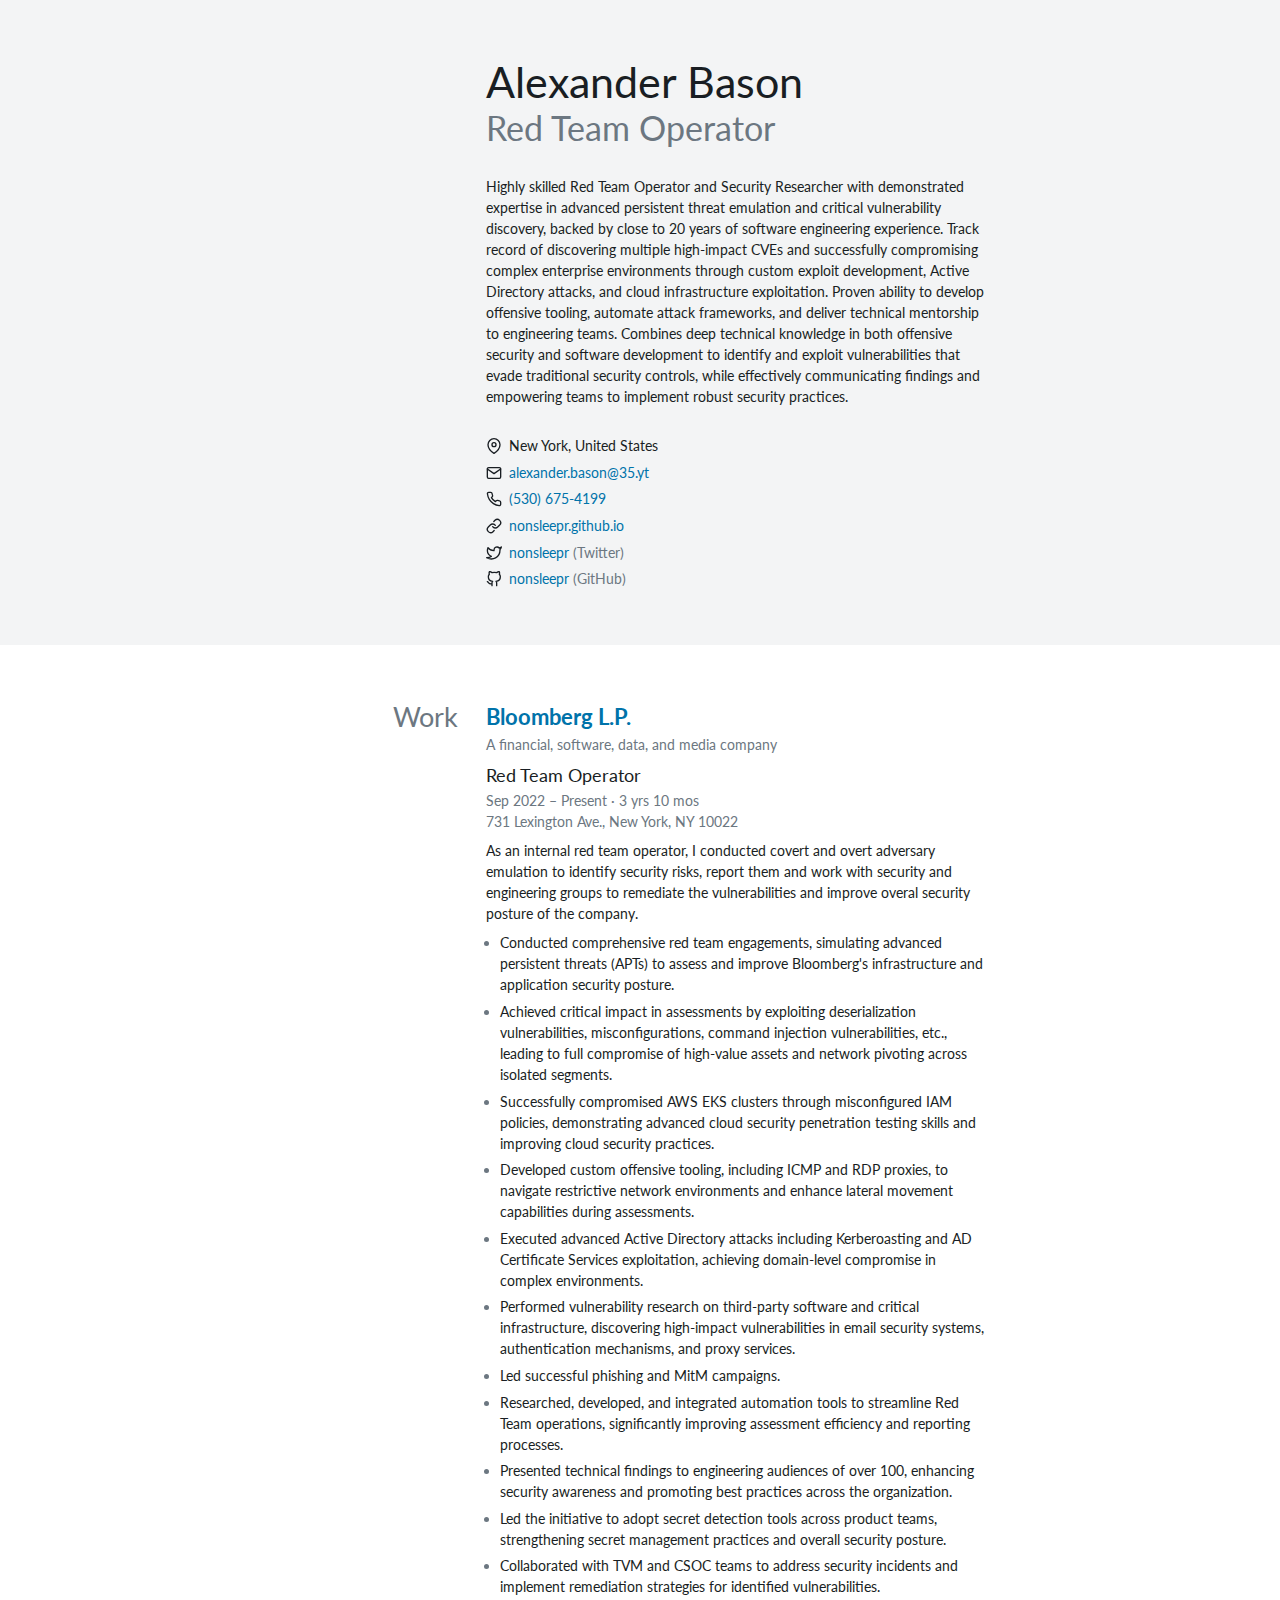
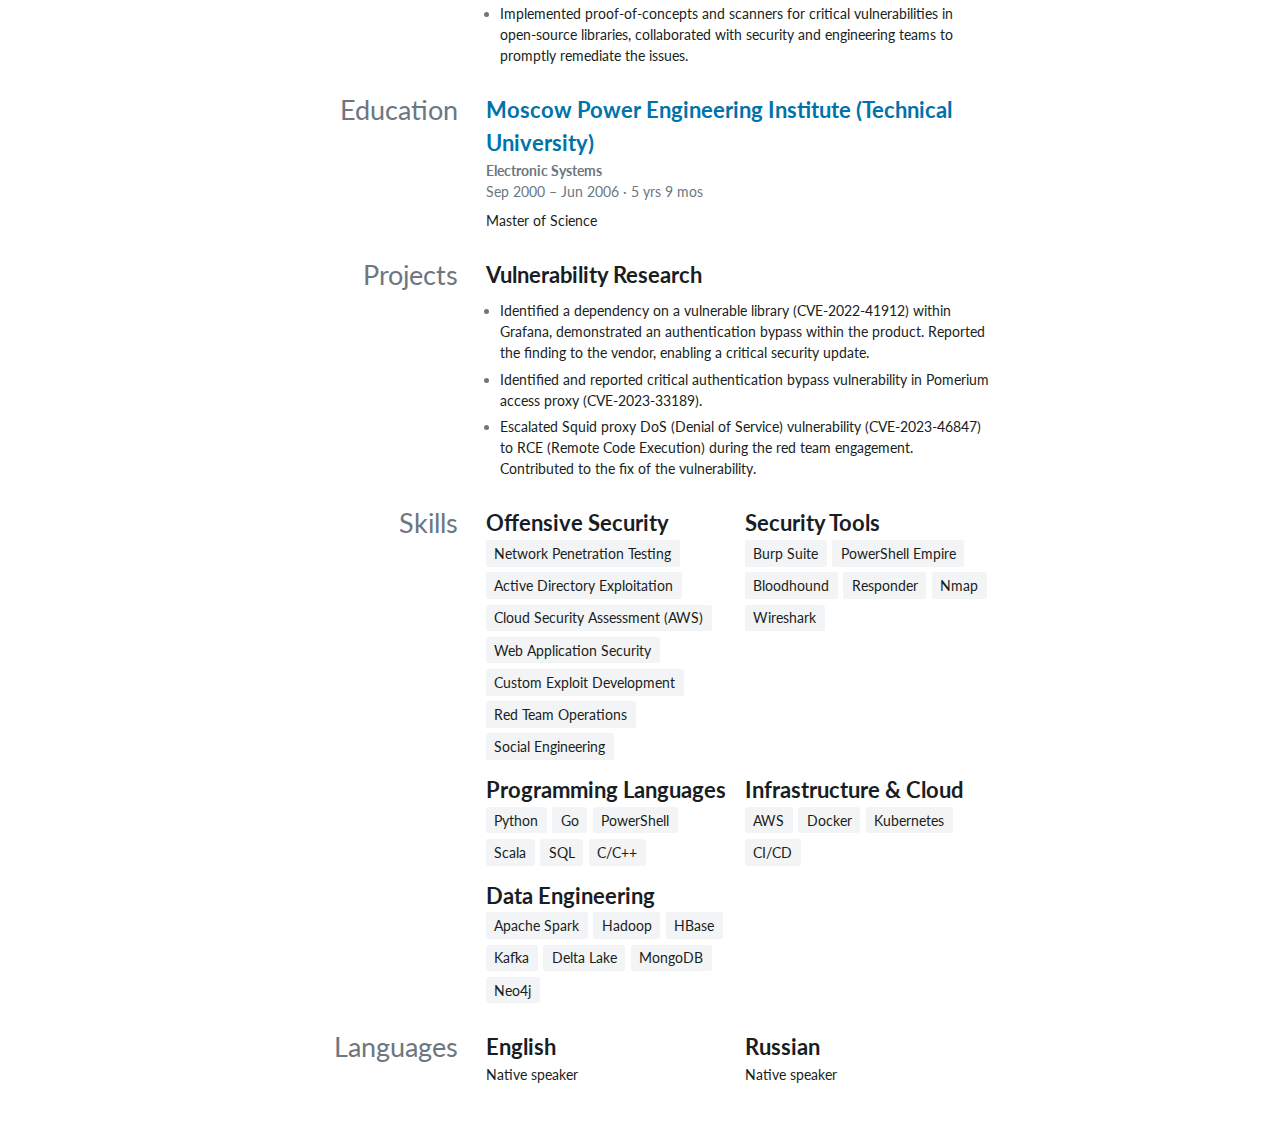
<file: Resume.html>
<!doctype html>
    <html lang="en" style="">
      <head>
        <meta charset="utf-8" />
        
    <title>Alexander Bason</title>
    <meta name="description" content="Highly skilled Red Team Operator and Security Researcher with demonstrated
expertise in advanced persistent threat emulation and critical
vulnerability discovery, backed by close to 20 years of software
engineering experience. Track record of discovering multiple high-impact
CVEs and successfully compromising complex enterprise environments through
custom exploit development, Active Directory attacks, and cloud
infrastructure exploitation. Proven ability to develop offensive tooling,
automate attack frameworks, and deliver technical mentorship to engineering
teams. Combines deep technical knowledge in both offensive security and
software development to identify and exploit vulnerabilities that evade
traditional security controls, while effectively communicating findings and
empowering teams to implement robust security practices." />
  
        <meta name="viewport" content="width=device-width, initial-scale=1" />
        <link rel="stylesheet" href="https://fonts.googleapis.com/css?family=Lato:400,700&display=swap" />
        <style>
          :root{color-scheme:light dark;--color-background-light: #ffffff;--color-dimmed-light: #f3f4f5;--color-primary-light: #191e23;--color-secondary-light: #6c7781;--color-accent-light: #0073aa;--color-background-dark: #191e23;--color-dimmed-dark: #23282d;--color-primary-dark: #fbfbfc;--color-secondary-dark: #ccd0d4;--color-accent-dark: #00a0d2;--color-background: var(--color-background-light);--color-dimmed: var(--color-dimmed-light);--color-primary: var(--color-primary-light);--color-secondary: var(--color-secondary-light);--color-accent: var(--color-accent-light);--scale-ratio: 1.25;--scale0: 1rem;--scale1: calc(var(--scale0) * var(--scale-ratio));--scale2: calc(var(--scale1) * var(--scale-ratio));--scale3: calc(var(--scale2) * var(--scale-ratio));--scale4: calc(var(--scale3) * var(--scale-ratio));--scale5: calc(var(--scale4) * var(--scale-ratio))}@media (prefers-color-scheme: dark){:root{--color-background: var(--color-background-dark);--color-dimmed: var(--color-dimmed-dark);--color-primary: var(--color-primary-dark);--color-secondary: var(--color-secondary-dark);--color-accent: var(--color-accent-dark)}}*{box-sizing:border-box;margin:0;padding:0}html{font-size:14px}body{background:var(--color-background);color:var(--color-primary);display:grid;font:1em/1.5 Lato,sans-serif;gap:2em;grid-template-columns:[full-start] 1fr [main-start side-start] minmax(min-content,12em) [side-end content-start] minmax(min-content,36em) [main-end content-end] 1fr [full-end];grid-template-rows:auto [content] 0;margin-bottom:4em}body:before{content:"";grid-column:full;grid-row:content}ol,ul{padding-left:1em}:not(.icon-list,.tag-list)>li+li{margin-top:.4em}li::marker,.network{color:var(--color-secondary)}a{color:var(--color-accent);text-decoration:none}a:focus,a:hover{text-decoration:underline}h1,h2,h3,h5{font-weight:400}h1,h2,h3{line-height:1.2}h1{font-size:var(--scale5)}h2{color:var(--color-secondary);font-size:var(--scale4)}h3{color:var(--color-secondary);font-size:var(--scale3);grid-column:side;margin-bottom:1rem}h4{font-size:var(--scale2)}h5{font-size:var(--scale1)}h6{font-size:var(--scale0)}blockquote{border-left:.2em solid var(--color-dimmed);padding-left:1em}cite{color:var(--color-secondary);font-style:inherit}cite:before{content:"— "}svg{margin-right:.2em;vertical-align:text-bottom}.masthead{background:var(--color-dimmed);display:inherit;gap:inherit;grid-column:full;grid-template-columns:inherit;padding:4em 0;text-align:center}.masthead>*,section{grid-column:main}.masthead>img{border:4px solid;border-radius:50%;margin:0 auto;max-width:12em}article>*+*,blockquote>*+*,.timeline>div>*+*{margin-top:.6em}.meta{color:var(--color-secondary)}.stack{display:grid;gap:1.5em}.icon-list{display:flex;flex-wrap:wrap;gap:.4em 1em;justify-content:center;list-style:none;padding:0}.grid-list{display:grid;gap:1em}.tag-list{display:flex;flex-wrap:wrap;gap:.4em;list-style:none;padding:0}.tag-list>li{background:var(--color-dimmed);border-radius:.2em;padding:.2em .6em}.timeline>div{position:relative}.timeline>div:not(:last-child){padding-bottom:1rem}.timeline>div:not(:last-child):before{content:"";position:absolute;top:1rem;left:-15px;width:2px;height:100%;background:var(--color-secondary)}.timeline>div:not(:only-child):after{content:"";position:absolute;top:.6rem;left:-20px;width:8px;height:8px;background:var(--color-secondary);border:2px solid var(--color-background);border-radius:50%}@media print,(min-width: 48em){h3{text-align:right;margin-bottom:inherit}.masthead{text-align:inherit}.masthead>*,section{grid-column:content}.masthead img{grid-column:side;grid-row:span 2;max-width:100%}section{display:contents}.icon-list{flex-direction:column}.grid-list{grid-template-columns:repeat(auto-fit,minmax(calc((100% - 1em)/2),1fr))}}@media print{.duration{display:none}}
        </style>
        <script type="module">
          const pluralize = (num, str) => `${num} ${num === 1 ? str : str.concat('s')}`

class TimeDuration extends HTMLElement {
  connectedCallback() {
    const [from, to] = this.querySelectorAll('time')
    if (!from) return

    const startDate = new Date(from.dateTime || from.textContent)
    const endDate = new Date(to ? to.dateTime || to.textContent : Date.now())
    const diffDate = new Date(endDate - startDate)

    const years = diffDate.getFullYear() - 1970
    const months = diffDate.getMonth()
    const days = diffDate.getDate() - 1

    const segments = [
      years && pluralize(years, 'yr'),
      months && pluralize(months, 'mo'),
      days && !years && !months && pluralize(days, 'day'),
    ].filter(Boolean)
    if (!segments.length) return

    const duration = document.createElement('time')
    duration.classList.add('duration')
    duration.textContent = '· '.concat(segments.join(' '))

    this.append(' ', duration)
  }
}

customElements.define('time-duration', TimeDuration)

        </script>
      </head>
      <body>
        
    <header class="masthead">
      
      <div><h1>Alexander Bason</h1> <h2>Red Team Operator</h2></div>
      <article><p>Highly skilled Red Team Operator and Security Researcher with demonstrated
expertise in advanced persistent threat emulation and critical
vulnerability discovery, backed by close to 20 years of software
engineering experience. Track record of discovering multiple high-impact
CVEs and successfully compromising complex enterprise environments through
custom exploit development, Active Directory attacks, and cloud
infrastructure exploitation. Proven ability to develop offensive tooling,
automate attack frameworks, and deliver technical mentorship to engineering
teams. Combines deep technical knowledge in both offensive security and
software development to identify and exploit vulnerabilities that evade
traditional security controls, while effectively communicating findings and
empowering teams to implement robust security practices.</p></article>
      <ul class="icon-list">
        
          <li>
            <svg xmlns="http://www.w3.org/2000/svg" width="16" height="16" viewBox="0 0 24 24" fill="none" stroke="currentColor" stroke-width="2" stroke-linecap="round" stroke-linejoin="round" class="feather feather-map-pin"><path d="M21 10c0 7-9 13-9 13s-9-6-9-13a9 9 0 0 1 18 0z"></path><circle cx="12" cy="10" r="3"></circle></svg> New York, United States
          </li>
        
        
          <li>
            <svg xmlns="http://www.w3.org/2000/svg" width="16" height="16" viewBox="0 0 24 24" fill="none" stroke="currentColor" stroke-width="2" stroke-linecap="round" stroke-linejoin="round" class="feather feather-mail"><path d="M4 4h16c1.1 0 2 .9 2 2v12c0 1.1-.9 2-2 2H4c-1.1 0-2-.9-2-2V6c0-1.1.9-2 2-2z"></path><polyline points="22,6 12,13 2,6"></polyline></svg>
            <a href="mailto:alexander.bason@35.yt">alexander.bason@35.yt</a>
          </li>
        
        
          <li>
            <svg xmlns="http://www.w3.org/2000/svg" width="16" height="16" viewBox="0 0 24 24" fill="none" stroke="currentColor" stroke-width="2" stroke-linecap="round" stroke-linejoin="round" class="feather feather-phone"><path d="M22 16.92v3a2 2 0 0 1-2.18 2 19.79 19.79 0 0 1-8.63-3.07 19.5 19.5 0 0 1-6-6 19.79 19.79 0 0 1-3.07-8.67A2 2 0 0 1 4.11 2h3a2 2 0 0 1 2 1.72 12.84 12.84 0 0 0 .7 2.81 2 2 0 0 1-.45 2.11L8.09 9.91a16 16 0 0 0 6 6l1.27-1.27a2 2 0 0 1 2.11-.45 12.84 12.84 0 0 0 2.81.7A2 2 0 0 1 22 16.92z"></path></svg>
            <a href="tel:(530)675-4199">(530) 675-4199</a>
          </li>
        
        <li><svg xmlns="http://www.w3.org/2000/svg" width="16" height="16" viewBox="0 0 24 24" fill="none" stroke="currentColor" stroke-width="2" stroke-linecap="round" stroke-linejoin="round" class="feather feather-link"><path d="M10 13a5 5 0 0 0 7.54.54l3-3a5 5 0 0 0-7.07-7.07l-1.72 1.71"></path><path d="M14 11a5 5 0 0 0-7.54-.54l-3 3a5 5 0 0 0 7.07 7.07l1.71-1.71"></path></svg> <a href="https://nonsleepr.github.io/">nonsleepr.github.io</a></li>
        
            <li>
              <svg xmlns="http://www.w3.org/2000/svg" width="16" height="16" viewBox="0 0 24 24" fill="none" stroke="currentColor" stroke-width="2" stroke-linecap="round" stroke-linejoin="round" class="feather feather-twitter"><path d="M23 3a10.9 10.9 0 0 1-3.14 1.53 4.48 4.48 0 0 0-7.86 3v1A10.66 10.66 0 0 1 3 4s-4 9 5 13a11.64 11.64 0 0 1-7 2c9 5 20 0 20-11.5a4.5 4.5 0 0 0-.08-.83A7.72 7.72 0 0 0 23 3z"></path></svg> <a href="https://www.twitter.com/nonsleepr">nonsleepr</a>
              <span class="network">(Twitter)</span>
            </li>
          
            <li>
              <svg xmlns="http://www.w3.org/2000/svg" width="16" height="16" viewBox="0 0 24 24" fill="none" stroke="currentColor" stroke-width="2" stroke-linecap="round" stroke-linejoin="round" class="feather feather-github"><path d="M9 19c-5 1.5-5-2.5-7-3m14 6v-3.87a3.37 3.37 0 0 0-.94-2.61c3.14-.35 6.44-1.54 6.44-7A5.44 5.44 0 0 0 20 4.77 5.07 5.07 0 0 0 19.91 1S18.73.65 16 2.48a13.38 13.38 0 0 0-7 0C6.27.65 5.09 1 5.09 1A5.07 5.07 0 0 0 5 4.77a5.44 5.44 0 0 0-1.5 3.78c0 5.42 3.3 6.61 6.44 7A3.37 3.37 0 0 0 9 18.13V22"></path></svg> <a href="https://github.com/nonsleepr">nonsleepr</a>
              <span class="network">(GitHub)</span>
            </li>
          
      </ul>
    </header>
   
      <section id="work">
        <h3>Work</h3>
        <div class="stack">
          
              <article>
                <header>
                  <h4><a href="https://www.bloomberg.com">Bloomberg L.P.</a></h4>
                  <div class="meta"><div>A financial, software, data, and media company</div></div>
                </header>
                <div class="timeline">
                  
                      <div>
                        <div>
                          <h5>Red Team Operator</h5>
                          <div class="meta">
                            <div><time-duration><time datetime="2022-09-01">Sep 2022</time> – Present</time-duration></div>
                            <div>731 Lexington Ave., New York, NY 10022</div>
                          </div>
                        </div>
                        <p>As an internal red team operator, I conducted covert and overt adversary
emulation to identify security risks, report them and work with security
and engineering groups to remediate the vulnerabilities and improve
overal security posture of the company.</p>
                        
                          <ul>
                            <li><p>Conducted comprehensive red team engagements, simulating advanced persistent threats (APTs) to assess and improve Bloomberg's infrastructure and application security posture.</p></li><li><p>Achieved critical impact in assessments by exploiting deserialization vulnerabilities, misconfigurations, command injection vulnerabilities, etc., leading to full compromise of high-value assets and network pivoting across isolated segments.</p></li><li><p>Successfully compromised AWS EKS clusters through misconfigured IAM policies, demonstrating advanced cloud security penetration testing skills and improving cloud security practices.</p></li><li><p>Developed custom offensive tooling, including ICMP and RDP proxies, to navigate restrictive network environments and enhance lateral movement capabilities during assessments.</p></li><li><p>Executed advanced Active Directory attacks including Kerberoasting and AD Certificate Services exploitation, achieving domain-level compromise in complex environments.</p></li><li><p>Performed vulnerability research on third-party software and critical infrastructure, discovering high-impact vulnerabilities in email security systems, authentication mechanisms, and proxy services.</p></li><li><p>Led successful phishing and MitM campaigns.</p></li><li><p>Researched, developed, and integrated automation tools to streamline Red Team operations, significantly improving assessment efficiency and reporting processes.</p></li><li><p>Presented technical findings to engineering audiences of over 100, enhancing security awareness and promoting best practices across the organization.</p></li><li><p>Led the initiative to adopt secret detection tools across product teams, strengthening secret management practices and overall security posture.</p></li><li><p>Collaborated with TVM and CSOC teams to address security incidents and implement remediation strategies for identified vulnerabilities.</p></li><li><p>Implemented proof-of-concepts and scanners for critical vulnerabilities in open-source libraries, collaborated with security and engineering teams to promptly remediate the issues.</p></li>
                          </ul>
                        
                      </div>
                    
                </div>
              </article>
            
        </div>
      </section>
      
      <section id="education">
        <h3>Education</h3>
        <div class="stack">
          
              <article>
                <header>
                  <h4><a href="https://mpei.ru/lang/en/">Moscow Power Engineering Institute (Technical University)</a></h4>
                  <div class="meta">
                    <strong>Electronic Systems</strong>
                    <div><time-duration><time datetime="2000-09-01">Sep 2000</time> – <time datetime="2006-06-30">Jun 2006</time></time-duration></div>
                  </div>
                </header>
                <p>Master of Science</p>
                
              </article>
            
        </div>
      </section>
    
        
      <section id="projects">
        <h3>Projects</h3>
        <div class="stack">
          
              <article>
                <header>
                  <h4>Vulnerability Research</h4>
                  <div class="meta">
                    <div>
                      
                      
                    </div>
                     
                  </div>
                </header>
                
                
                  <ul>
                    <li><p>Identified a dependency on a vulnerable library (CVE-2022-41912) within Grafana, demonstrated an authentication bypass within the product. Reported the finding to the vendor, enabling a critical security update.</p></li><li><p>Identified and reported critical authentication bypass vulnerability in Pomerium access proxy (CVE-2023-33189).</p></li><li><p>Escalated Squid proxy DoS (Denial of Service) vulnerability (CVE-2023-46847) to RCE (Remote Code Execution) during the red team engagement. Contributed to the fix of the vulnerability.</p></li>
                  </ul>
                
                
              </article>
            
        </div>
      </section>
      
         
      <section id="skills">
        <h3>Skills</h3>
        <div class="grid-list">
          
              <div>
                <h4>Offensive Security</h4>
                
                  <ul class="tag-list">
                    <li>Network Penetration Testing</li><li>Active Directory Exploitation</li><li>Cloud Security Assessment (AWS)</li><li>Web Application Security</li><li>Custom Exploit Development</li><li>Red Team Operations</li><li>Social Engineering</li>
                  </ul>
                
              </div>
            
              <div>
                <h4>Security Tools</h4>
                
                  <ul class="tag-list">
                    <li>Burp Suite</li><li>PowerShell Empire</li><li>Bloodhound</li><li>Responder</li><li>Nmap</li><li>Wireshark</li>
                  </ul>
                
              </div>
            
              <div>
                <h4>Programming Languages</h4>
                
                  <ul class="tag-list">
                    <li>Python</li><li>Go</li><li>PowerShell</li><li>Scala</li><li>SQL</li><li>C/C++</li>
                  </ul>
                
              </div>
            
              <div>
                <h4>Infrastructure & Cloud</h4>
                
                  <ul class="tag-list">
                    <li>AWS</li><li>Docker</li><li>Kubernetes</li><li>CI/CD</li>
                  </ul>
                
              </div>
            
              <div>
                <h4>Data Engineering</h4>
                
                  <ul class="tag-list">
                    <li>Apache Spark</li><li>Hadoop</li><li>HBase</li><li>Kafka</li><li>Delta Lake</li><li>MongoDB</li><li>Neo4j</li>
                  </ul>
                
              </div>
            
        </div>
      </section>
     
      <section id="languages">
        <h3>Languages</h3>
        <div class="grid-list">
          <div><h4>English</h4> Native speaker</div><div><h4>Russian</h4> Native speaker</div>
        </div>
      </section>
    
         
      </body>
    </html>
</file>
